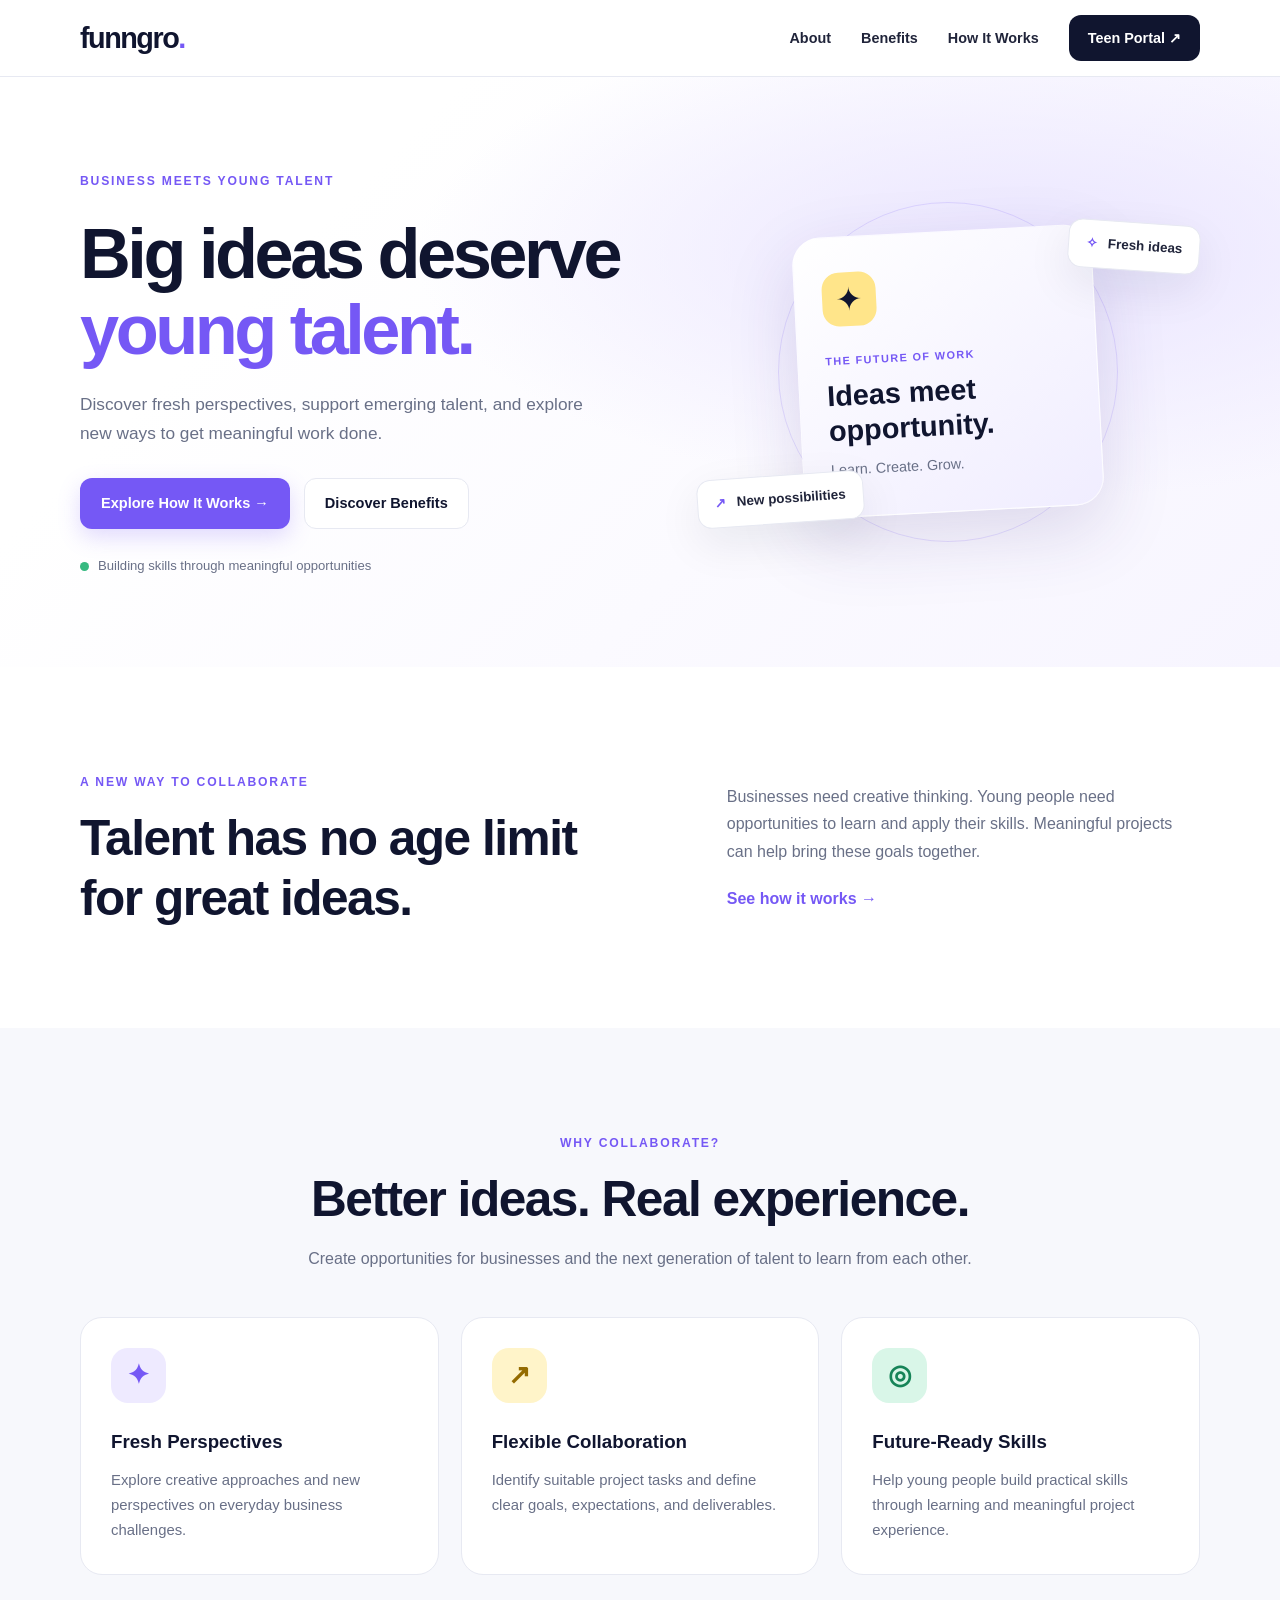
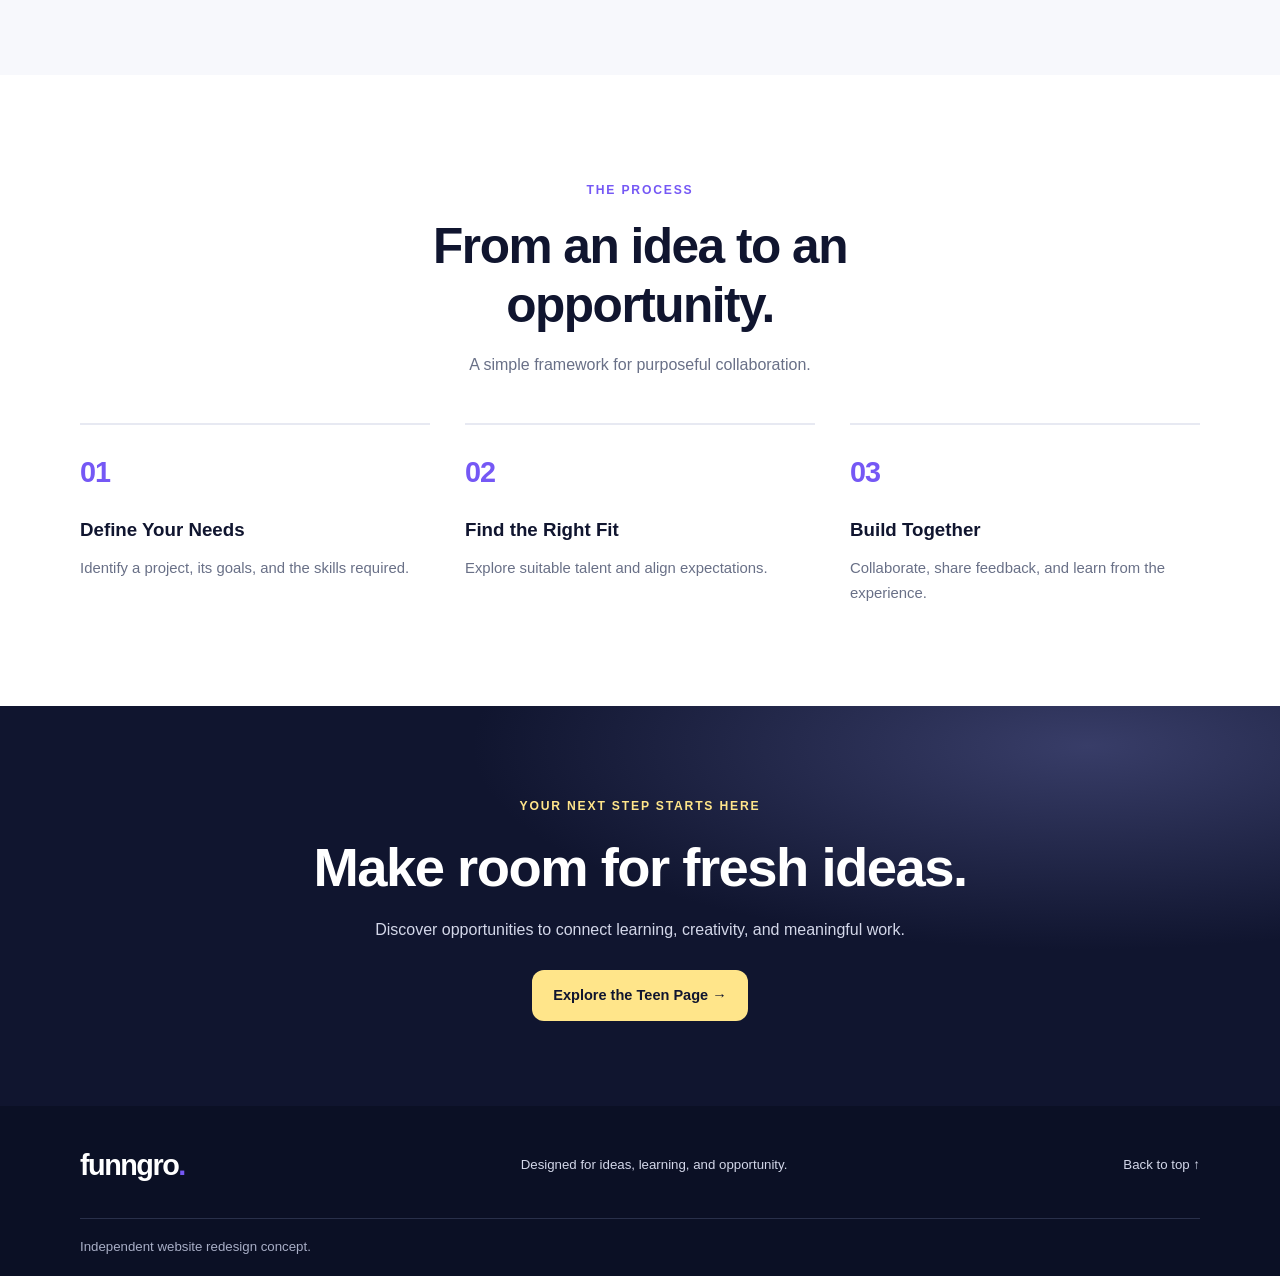
<file: index.html>
<!DOCTYPE html>
<html lang="en">
<head>
  <meta charset="UTF-8">
  <meta name="viewport" content="width=device-width, initial-scale=1.0">

  <title>Funngro | Connect Businesses with Young Talent</title>

  <meta name="description"
    content="Explore how Funngro connects businesses with young talent through meaningful projects and skill-building opportunities.">

  <meta name="theme-color" content="#10152f">

  <link rel="stylesheet" href="style.css">
</head>

<body>

  <header class="site-header">
    <nav class="navbar container" aria-label="Main navigation">
      <a href="index.html" class="logo">funngro<span>.</span></a>

      <button class="menu-toggle"
        aria-label="Toggle navigation"
        aria-expanded="false">
        ☰
      </button>

      <div class="nav-links">
        <a href="#about">About</a>
        <a href="#benefits">Benefits</a>
        <a href="#how-it-works">How It Works</a>
        <a href="teen.html" class="nav-cta">Teen Portal ↗</a>
      </div>
    </nav>
  </header>

  <main>
    <section class="hero">
      <div class="container hero-grid">

        <div class="hero-content">
          <span class="eyebrow">BUSINESS MEETS YOUNG TALENT</span>

          <h1>
            Big ideas deserve
            <span>young talent.</span>
          </h1>

          <p>
            Discover fresh perspectives, support emerging talent,
            and explore new ways to get meaningful work done.
          </p>

          <div class="hero-actions">
            <a href="#how-it-works" class="btn btn-primary">
              Explore How It Works →
            </a>

            <a href="#benefits" class="btn btn-secondary">
              Discover Benefits
            </a>
          </div>

          <div class="trust-note">
            <span class="trust-dot"></span>
            Building skills through meaningful opportunities
          </div>
        </div>

        <div class="hero-visual" aria-label="Illustration of collaboration">
          <div class="visual-orbit orbit-one"></div>
          <div class="visual-orbit orbit-two"></div>

          <div class="visual-card main-card">
            <span class="visual-icon">✦</span>
            <p class="visual-label">THE FUTURE OF WORK</p>
            <h2>Ideas meet opportunity.</h2>
            <p>Learn. Create. Grow.</p>
          </div>

          <div class="floating-card floating-top">
            <span>✧</span> Fresh ideas
          </div>

          <div class="floating-card floating-bottom">
            <span>↗</span> New possibilities
          </div>
        </div>

      </div>
    </section>

    <section class="intro section" id="about">
      <div class="container intro-grid">
        <div>
          <span class="eyebrow">A NEW WAY TO COLLABORATE</span>
          <h2>Talent has no age limit for great ideas.</h2>
        </div>

        <div class="intro-copy">
          <p>
            Businesses need creative thinking. Young people need
            opportunities to learn and apply their skills.
            Meaningful projects can help bring these goals together.
          </p>
          <a href="#how-it-works" class="text-link">
            See how it works →
          </a>
        </div>
      </div>
    </section>

    <section class="benefits section" id="benefits">
      <div class="container">
        <div class="section-heading">
          <span class="eyebrow">WHY COLLABORATE?</span>
          <h2>Better ideas. Real experience.</h2>
          <p>
            Create opportunities for businesses and the next
            generation of talent to learn from each other.
          </p>
        </div>

        <div class="benefit-grid">
          <article class="benefit-card">
            <div class="benefit-icon purple">✦</div>
            <h3>Fresh Perspectives</h3>
            <p>
              Explore creative approaches and new perspectives
              on everyday business challenges.
            </p>
          </article>

          <article class="benefit-card">
            <div class="benefit-icon yellow">↗</div>
            <h3>Flexible Collaboration</h3>
            <p>
              Identify suitable project tasks and define
              clear goals, expectations, and deliverables.
            </p>
          </article>

          <article class="benefit-card">
            <div class="benefit-icon green">◎</div>
            <h3>Future-Ready Skills</h3>
            <p>
              Help young people build practical skills through
              learning and meaningful project experience.
            </p>
          </article>
        </div>
      </div>
    </section>

    <section class="process section" id="how-it-works">
      <div class="container">
        <div class="section-heading">
          <span class="eyebrow">THE PROCESS</span>
          <h2>From an idea to an opportunity.</h2>
          <p>A simple framework for purposeful collaboration.</p>
        </div>

        <div class="steps-grid">
          <article class="step">
            <span class="step-number">01</span>
            <h3>Define Your Needs</h3>
            <p>Identify a project, its goals, and the skills required.</p>
          </article>

          <article class="step">
            <span class="step-number">02</span>
            <h3>Find the Right Fit</h3>
            <p>Explore suitable talent and align expectations.</p>
          </article>

          <article class="step">
            <span class="step-number">03</span>
            <h3>Build Together</h3>
            <p>Collaborate, share feedback, and learn from the experience.</p>
          </article>
        </div>
      </div>
    </section>

    <section class="closing-cta">
      <div class="container cta-content">
        <span class="eyebrow">YOUR NEXT STEP STARTS HERE</span>
        <h2>Make room for fresh ideas.</h2>
        <p>
          Discover opportunities to connect learning,
          creativity, and meaningful work.
        </p>
        <a href="teen.html" class="btn btn-light">
          Explore the Teen Page →
        </a>
      </div>
    </section>
  </main>

  <footer class="site-footer">
    <div class="container footer-inner">
      <a href="index.html" class="logo">funngro<span>.</span></a>
      <p>Designed for ideas, learning, and opportunity.</p>
      <a href="#about">Back to top ↑</a>
    </div>
    <div class="container footer-bottom">
      <p>Independent website redesign concept.</p>
    </div>
  </footer>

  <script src="script.js"></script>
</body>
</html>
</file>
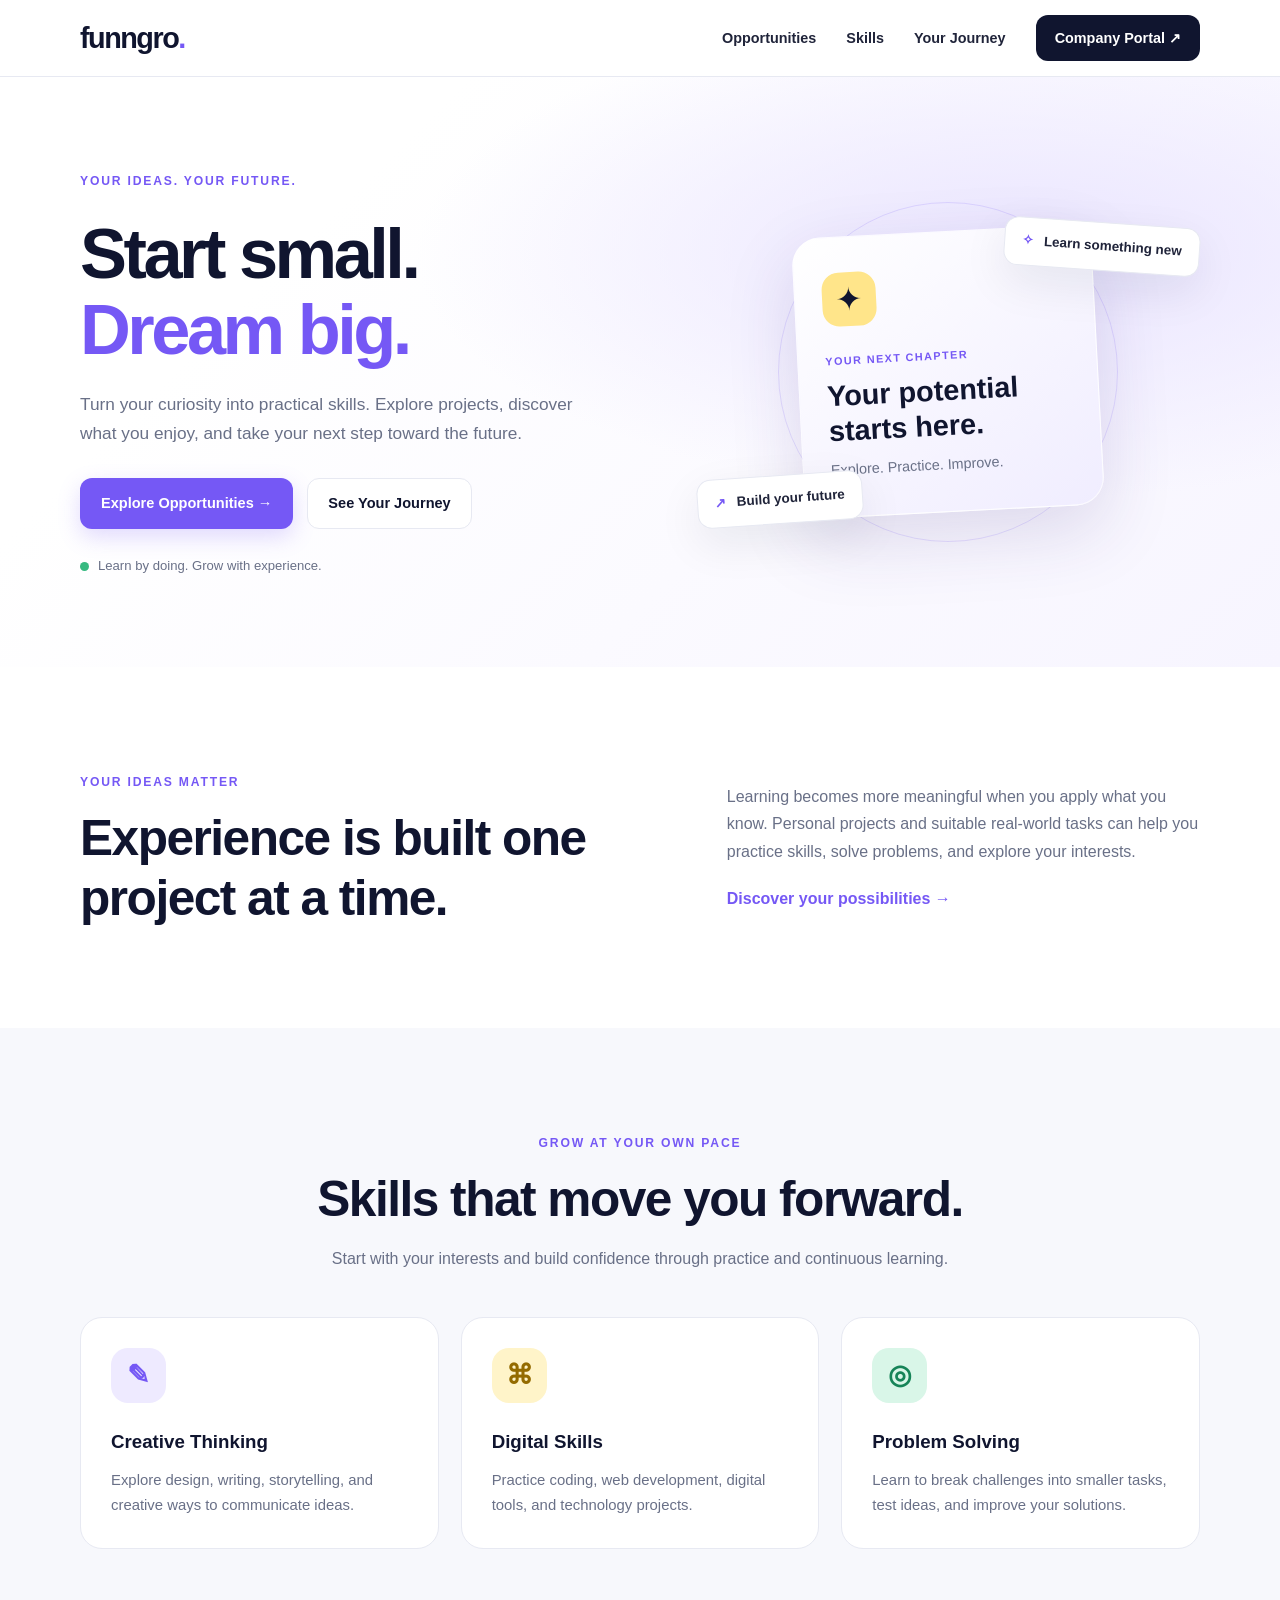
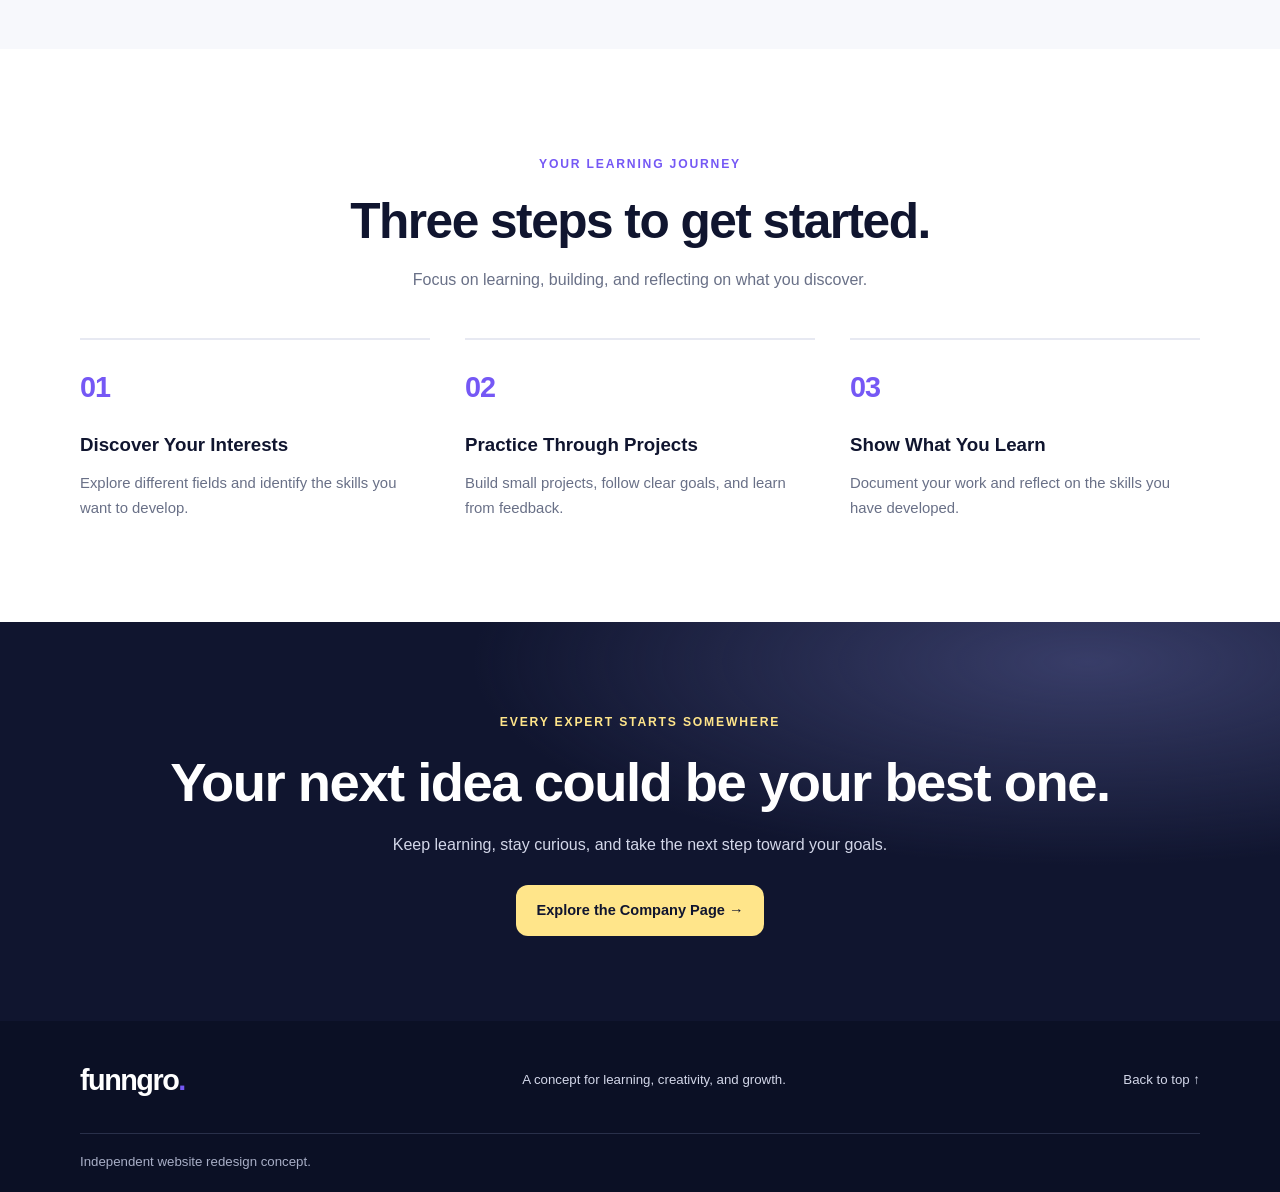
<file: teen.html>
<!DOCTYPE html>
<html lang="en">
<head>
  <meta charset="UTF-8">
  <meta name="viewport" content="width=device-width, initial-scale=1.0">

  <title>Funngro Teen | Learn Skills Through Projects</title>

  <meta name="description"
    content="Explore project-based learning, develop practical skills, and discover opportunities to grow with Funngro.">

  <meta name="theme-color" content="#10152f">

  <link rel="stylesheet" href="style.css">
</head>

<body>

  <header class="site-header">
    <nav class="navbar container" aria-label="Main navigation">
      <a href="teen.html" class="logo">funngro<span>.</span></a>

      <button class="menu-toggle"
        aria-label="Open navigation"
        aria-expanded="false">
        ☰
      </button>

      <div class="nav-links">
        <a href="#opportunities">Opportunities</a>
        <a href="#skills">Skills</a>
        <a href="#journey">Your Journey</a>
        <a href="index.html" class="nav-cta">Company Portal ↗</a>
      </div>
    </nav>
  </header>

  <main>

    <section class="hero">
      <div class="container hero-grid">

        <div class="hero-content">
          <span class="eyebrow">YOUR IDEAS. YOUR FUTURE.</span>

          <h1>
            Start small.
            <span>Dream big.</span>
          </h1>

          <p>
            Turn your curiosity into practical skills.
            Explore projects, discover what you enjoy,
            and take your next step toward the future.
          </p>

          <div class="hero-actions">
            <a href="#opportunities" class="btn btn-primary">
              Explore Opportunities →
            </a>

            <a href="#journey" class="btn btn-secondary">
              See Your Journey
            </a>
          </div>

          <div class="trust-note">
            <span class="trust-dot"></span>
            Learn by doing. Grow with experience.
          </div>
        </div>

        <div class="hero-visual">
          <div class="visual-orbit orbit-one"></div>
          <div class="visual-orbit orbit-two"></div>

          <div class="visual-card main-card">
            <span class="visual-icon">✦</span>
            <p class="visual-label">YOUR NEXT CHAPTER</p>
            <h2>Your potential starts here.</h2>
            <p>Explore. Practice. Improve.</p>
          </div>

          <div class="floating-card floating-top">
            <span>✧</span> Learn something new
          </div>

          <div class="floating-card floating-bottom">
            <span>↗</span> Build your future
          </div>
        </div>

      </div>
    </section>

    <section class="intro section" id="opportunities">
      <div class="container intro-grid">

        <div>
          <span class="eyebrow">YOUR IDEAS MATTER</span>
          <h2>Experience is built one project at a time.</h2>
        </div>

        <div class="intro-copy">
          <p>
            Learning becomes more meaningful when you apply
            what you know. Personal projects and suitable
            real-world tasks can help you practice skills,
            solve problems, and explore your interests.
          </p>

          <a href="#skills" class="text-link">
            Discover your possibilities →
          </a>
        </div>

      </div>
    </section>

    <section class="benefits section" id="skills">
      <div class="container">

        <div class="section-heading">
          <span class="eyebrow">GROW AT YOUR OWN PACE</span>
          <h2>Skills that move you forward.</h2>
          <p>
            Start with your interests and build confidence
            through practice and continuous learning.
          </p>
        </div>

        <div class="benefit-grid">

          <article class="benefit-card">
            <div class="benefit-icon purple">✎</div>
            <h3>Creative Thinking</h3>
            <p>
              Explore design, writing, storytelling,
              and creative ways to communicate ideas.
            </p>
          </article>

          <article class="benefit-card">
            <div class="benefit-icon yellow">⌘</div>
            <h3>Digital Skills</h3>
            <p>
              Practice coding, web development,
              digital tools, and technology projects.
            </p>
          </article>

          <article class="benefit-card">
            <div class="benefit-icon green">◎</div>
            <h3>Problem Solving</h3>
            <p>
              Learn to break challenges into smaller tasks,
              test ideas, and improve your solutions.
            </p>
          </article>

        </div>
      </div>
    </section>

    <section class="process section" id="journey">
      <div class="container">

        <div class="section-heading">
          <span class="eyebrow">YOUR LEARNING JOURNEY</span>
          <h2>Three steps to get started.</h2>
          <p>
            Focus on learning, building, and reflecting
            on what you discover.
          </p>
        </div>

        <div class="steps-grid">

          <article class="step">
            <span class="step-number">01</span>
            <h3>Discover Your Interests</h3>
            <p>
              Explore different fields and identify
              the skills you want to develop.
            </p>
          </article>

          <article class="step">
            <span class="step-number">02</span>
            <h3>Practice Through Projects</h3>
            <p>
              Build small projects, follow clear goals,
              and learn from feedback.
            </p>
          </article>

          <article class="step">
            <span class="step-number">03</span>
            <h3>Show What You Learn</h3>
            <p>
              Document your work and reflect on
              the skills you have developed.
            </p>
          </article>

        </div>
      </div>
    </section>

    <section class="closing-cta">
      <div class="container cta-content">
        <span class="eyebrow">EVERY EXPERT STARTS SOMEWHERE</span>
        <h2>Your next idea could be your best one.</h2>
        <p>
          Keep learning, stay curious, and take the next
          step toward your goals.
        </p>

        <a href="index.html" class="btn btn-light">
          Explore the Company Page →
        </a>
      </div>
    </section>

  </main>

  <footer class="site-footer">
    <div class="container footer-inner">
      <a href="teen.html" class="logo">funngro<span>.</span></a>
      <p>A concept for learning, creativity, and growth.</p>
      <a href="#opportunities">Back to top ↑</a>
    </div>

    <div class="container footer-bottom">
      <p>Independent website redesign concept.</p>
    </div>
  </footer>

  <script src="script.js"></script>
</body>
</html>
</file>
<file: style.css>
/* ========================================
   FUNNGRO WEBSITE REVAMP
   Responsive design system
======================================== */

:root {
  --navy: #10152f;
  --navy-light: #20284b;
  --purple: #7558f5;
  --purple-light: #eeeaff;
  --yellow: #ffe58a;
  --green: #d9f6e8;
  --text: #20243a;
  --muted: #697087;
  --white: #ffffff;
  --surface: #f7f8fc;
  --border: #e7e9f2;
  --radius: 22px;
  --shadow: 0 16px 45px rgba(16, 21, 47, 0.08);
}

* {
  box-sizing: border-box;
  margin: 0;
  padding: 0;
}

html {
  scroll-behavior: smooth;
  scroll-padding-top: 90px;
}

body {
  font-family: Inter, -apple-system, BlinkMacSystemFont,
    "Segoe UI", sans-serif;
  color: var(--text);
  background: var(--white);
  line-height: 1.7;
  -webkit-font-smoothing: antialiased;
}

a {
  color: inherit;
  text-decoration: none;
}

button,
a {
  -webkit-tap-highlight-color: transparent;
}

button {
  font: inherit;
}

.container {
  width: min(1120px, calc(100% - 40px));
  margin-inline: auto;
}

.section {
  padding: 100px 0;
}

.eyebrow {
  display: inline-block;
  color: var(--purple);
  font-size: 0.76rem;
  font-weight: 800;
  letter-spacing: 1.8px;
  line-height: 1.5;
}

/* Header */

.site-header {
  position: sticky;
  top: 0;
  z-index: 100;
  background: rgba(255, 255, 255, 0.96);
  border-bottom: 1px solid var(--border);
  backdrop-filter: blur(14px);
}

.navbar {
  min-height: 76px;
  display: flex;
  align-items: center;
  justify-content: space-between;
  gap: 24px;
}

.logo {
  font-size: 1.8rem;
  font-weight: 900;
  letter-spacing: -1.5px;
  color: var(--navy);
}

.logo span {
  color: var(--purple);
}

.nav-links {
  display: flex;
  align-items: center;
  gap: 30px;
}

.nav-links > a {
  font-size: 0.9rem;
  font-weight: 650;
  transition: color 0.2s ease;
}

.nav-links > a:hover {
  color: var(--purple);
}

.nav-links .nav-cta {
  padding: 11px 19px;
  border-radius: 12px;
  color: var(--white);
  background: var(--navy);
}

.nav-links .nav-cta:hover {
  color: var(--white);
  background: var(--purple);
}

.menu-toggle {
  display: none;
  border: 1px solid var(--border);
  background: var(--white);
  color: var(--navy);
  border-radius: 10px;
  padding: 6px 12px;
  cursor: pointer;
  font-size: 1.5rem;
}

/* Hero */

.hero {
  overflow: hidden;
  background:
    radial-gradient(ellipse at 80% 30%, #eae5ff 0%, transparent 42%),
    linear-gradient(135deg, #ffffff 25%, #f7f5ff 100%);
}

.hero-grid {
  min-height: 590px;
  padding-block: 85px;
  display: grid;
  grid-template-columns: 1.05fr 0.95fr;
  align-items: center;
  gap: 60px;
}

.hero-content h1 {
  max-width: 620px;
  margin: 22px 0;
  color: var(--navy);
  font-size: clamp(2.8rem, 5.5vw, 4.7rem);
  font-weight: 850;
  letter-spacing: -3.5px;
  line-height: 1.08;
}

.hero-content h1 span {
  display: block;
  color: var(--purple);
}

.hero-content > p {
  max-width: 510px;
  color: var(--muted);
  font-size: 1.08rem;
}

.hero-actions {
  display: flex;
  flex-wrap: wrap;
  gap: 14px;
  margin-top: 30px;
}

.btn {
  min-height: 49px;
  display: inline-flex;
  justify-content: center;
  align-items: center;
  gap: 8px;
  padding: 12px 20px;
  border: 1px solid transparent;
  border-radius: 12px;
  font-size: 0.91rem;
  font-weight: 750;
  text-align: center;
  transition:
    transform 0.2s ease,
    background 0.2s ease,
    box-shadow 0.2s ease;
}

.btn:hover {
  transform: translateY(-2px);
}

.btn-primary {
  color: var(--white);
  background: var(--purple);
  box-shadow: 0 8px 22px rgba(117, 88, 245, 0.22);
}

.btn-primary:hover {
  background: #6043e0;
}

.btn-secondary {
  color: var(--navy);
  background: var(--white);
  border-color: var(--border);
}

.btn-secondary:hover {
  box-shadow: var(--shadow);
}

.trust-note {
  display: flex;
  align-items: center;
  gap: 9px;
  margin-top: 26px;
  color: var(--muted);
  font-size: 0.82rem;
}

.trust-dot {
  width: 9px;
  height: 9px;
  flex-shrink: 0;
  border-radius: 50%;
  background: #36b980;
}

/* Hero visual */

.hero-visual {
  position: relative;
  min-height: 390px;
  display: grid;
  place-items: center;
}

.visual-orbit {
  position: absolute;
  width: 340px;
  height: 340px;
  border: 1px solid rgba(117, 88, 245, 0.17);
  border-radius: 50%;
}

.orbit-two {
  width: 275px;
  height: 275px;
  border-style: dashed;
}

.main-card {
  position: relative;
  z-index: 1;
  width: min(300px, 85%);
  min-height: 260px;
  padding: 35px 27px;
  display: flex;
  flex-direction: column;
  justify-content: center;
  border: 1px solid rgba(255, 255, 255, 0.7);
  border-radius: 28px;
  background: linear-gradient(145deg, #ffffff, #f0edff);
  box-shadow: 0 25px 70px rgba(60, 43, 125, 0.15);
  transform: rotate(-3deg);
}

.visual-icon {
  width: 54px;
  height: 54px;
  display: grid;
  place-items: center;
  margin-bottom: 25px;
  border-radius: 17px;
  background: var(--yellow);
  color: var(--navy);
  font-size: 2rem;
}

.visual-label {
  color: var(--purple);
  font-size: 0.68rem;
  font-weight: 850;
  letter-spacing: 1.4px;
}

.main-card h2 {
  margin: 9px 0;
  color: var(--navy);
  font-size: 1.8rem;
  line-height: 1.2;
}

.main-card > p:last-child {
  color: var(--muted);
  font-size: 0.9rem;
}

.floating-card {
  position: absolute;
  z-index: 2;
  padding: 12px 17px;
  border: 1px solid var(--border);
  border-radius: 14px;
  background: var(--white);
  box-shadow: var(--shadow);
  font-size: 0.84rem;
  font-weight: 750;
}

.floating-card span {
  margin-right: 7px;
  color: var(--purple);
}

.floating-top {
  top: 45px;
  right: 0;
  transform: rotate(4deg);
}

.floating-bottom {
  bottom: 43px;
  left: 0;
  transform: rotate(-4deg);
}

/* Introduction */

.intro {
  background: var(--white);
}

.intro-grid {
  display: grid;
  grid-template-columns: 1fr 0.85fr;
  align-items: center;
  gap: 90px;
}

.intro h2,
.section-heading h2 {
  margin-top: 15px;
  color: var(--navy);
  font-size: clamp(2rem, 4vw, 3.1rem);
  font-weight: 820;
  letter-spacing: -1.5px;
  line-height: 1.2;
}

.intro-copy p,
.section-heading > p {
  color: var(--muted);
  font-size: 1rem;
}

.text-link {
  display: inline-block;
  margin-top: 20px;
  color: var(--purple);
  font-weight: 800;
}

.text-link:hover {
  text-decoration: underline;
}

/* Benefits */

.benefits {
  background: var(--surface);
}

.section-heading {
  max-width: 680px;
  margin: 0 auto 45px;
  text-align: center;
}

.section-heading > p {
  margin-top: 15px;
}

.benefit-grid {
  display: grid;
  grid-template-columns: repeat(3, minmax(0, 1fr));
  gap: 22px;
}

.benefit-card {
  padding: 30px;
  border: 1px solid var(--border);
  border-radius: var(--radius);
  background: var(--white);
  transition:
    transform 0.25s ease,
    box-shadow 0.25s ease;
}

.benefit-card:hover {
  transform: translateY(-5px);
  box-shadow: var(--shadow);
}

.benefit-icon {
  width: 55px;
  height: 55px;
  display: grid;
  place-items: center;
  margin-bottom: 23px;
  border-radius: 17px;
  font-size: 1.7rem;
  font-weight: 800;
}

.purple {
  background: var(--purple-light);
  color: var(--purple);
}

.yellow {
  background: #fff4c9;
  color: #946b00;
}

.green {
  background: var(--green);
  color: #168458;
}

.benefit-card h3,
.step h3 {
  margin-bottom: 10px;
  color: var(--navy);
  font-size: 1.17rem;
}

.benefit-card p,
.step p {
  color: var(--muted);
  font-size: 0.93rem;
}

/* Process */

.process {
  background: var(--white);
}

.steps-grid {
  display: grid;
  grid-template-columns: repeat(3, minmax(0, 1fr));
  gap: 35px;
}

.step {
  padding-top: 23px;
  border-top: 2px solid var(--border);
}

.step-number {
  display: inline-block;
  margin-bottom: 17px;
  color: var(--purple);
  font-size: 1.8rem;
  font-weight: 850;
  letter-spacing: -1px;
}

/* Closing call to action */

.closing-cta {
  padding: 85px 0;
  background:
    radial-gradient(ellipse at 85% 10%, #383d68 0%, transparent 40%),
    var(--navy);
  color: var(--white);
}

.cta-content {
  text-align: center;
}

.cta-content .eyebrow {
  color: var(--yellow);
}

.cta-content h2 {
  margin: 16px 0;
  font-size: clamp(2rem, 5vw, 3.4rem);
  font-weight: 850;
  letter-spacing: -1.5px;
  line-height: 1.2;
}

.cta-content p {
  max-width: 540px;
  margin: 0 auto;
  color: #d3d7e9;
}

.btn-light {
  margin-top: 27px;
  color: var(--navy);
  background: var(--yellow);
}

.btn-light:hover {
  background: #ffedb1;
}

/* Footer */

.site-footer {
  padding: 35px 0 18px;
  background: #0b1025;
  color: #d3d7e9;
}

.footer-inner {
  display: flex;
  align-items: center;
  justify-content: space-between;
  gap: 20px;
  padding-bottom: 28px;
}

.site-footer .logo {
  color: var(--white);
}

.footer-inner p,
.footer-inner > a:last-child,
.footer-bottom p {
  font-size: 0.83rem;
}

.footer-inner > a:last-child:hover {
  color: var(--yellow);
}

.footer-bottom {
  padding-top: 17px;
  border-top: 1px solid #29304a;
  color: #a8aec6;
}

/* Keyboard accessibility */

a:focus-visible,
button:focus-visible {
  outline: 3px solid #a999ff;
  outline-offset: 4px;
}

/* Responsive layout */

@media (max-width: 900px) {
  .hero-grid {
    grid-template-columns: 1fr 0.85fr;
    gap: 25px;
  }

  .hero-content h1 {
    font-size: clamp(2.5rem, 6vw, 3.7rem);
    letter-spacing: -2px;
  }

  .intro-grid {
    gap: 40px;
  }

  .benefit-card {
    padding: 23px;
  }
}

@media (max-width: 680px) {
  .container {
    width: min(100% - 32px, 540px);
  }

  .section {
    padding: 70px 0;
  }

  .navbar {
    min-height: 68px;
  }

  .menu-toggle {
    display: block;
  }

  .nav-links {
    position: absolute;
    top: calc(100% + 1px);
    left: 0;
    right: 0;
    display: none;
    flex-direction: column;
    align-items: stretch;
    gap: 0;
    padding: 12px 20px 20px;
    border-bottom: 1px solid var(--border);
    background: var(--white);
    box-shadow: 0 15px 25px rgba(16, 21, 47, 0.07);
  }

  .nav-links.open {
    display: flex;
  }

  .nav-links > a {
    padding: 13px 10px;
  }

  .nav-links .nav-cta {
    margin-top: 8px;
    text-align: center;
  }

  .hero-grid {
    grid-template-columns: 1fr;
    gap: 15px;
    padding-block: 65px 40px;
  }

  .hero-content h1 {
    margin-block: 18px;
    font-size: clamp(2.7rem, 11vw, 4rem);
    letter-spacing: -2.2px;
  }

  .hero-content > p {
    font-size: 1rem;
  }

  .hero-actions {
    align-items: stretch;
    flex-direction: column;
  }

  .hero-actions .btn {
    width: 100%;
  }

  .hero-visual {
    min-height: 350px;
    margin-top: 10px;
  }

  .visual-orbit {
    width: 290px;
    height: 290px;
  }

  .orbit-two {
    width: 240px;
    height: 240px;
  }

  .main-card {
    min-height: 235px;
  }

  .floating-top {
    right: 0;
    top: 25px;
  }

  .floating-bottom {
    left: 0;
    bottom: 25px;
  }

  .intro-grid {
    grid-template-columns: 1fr;
    gap: 24px;
  }

  .intro h2,
  .section-heading h2 {
    font-size: 2.25rem;
    letter-spacing: -1px;
  }

  .benefit-grid,
  .steps-grid {
    grid-template-columns: 1fr;
    gap: 18px;
  }

  .benefit-card {
    padding: 25px;
  }

  .steps-grid {
    gap: 28px;
  }

  .closing-cta {
    padding: 70px 0;
  }

  .footer-inner {
    align-items: flex-start;
    flex-direction: column;
    gap: 12px;
  }
}

@media (prefers-reduced-motion: reduce) {
  *,
  *::before,
  *::after {
    scroll-behavior: auto !important;
    animation-duration: 0.01ms !important;
    transition-duration: 0.01ms !important;
  }
  }
</file>
